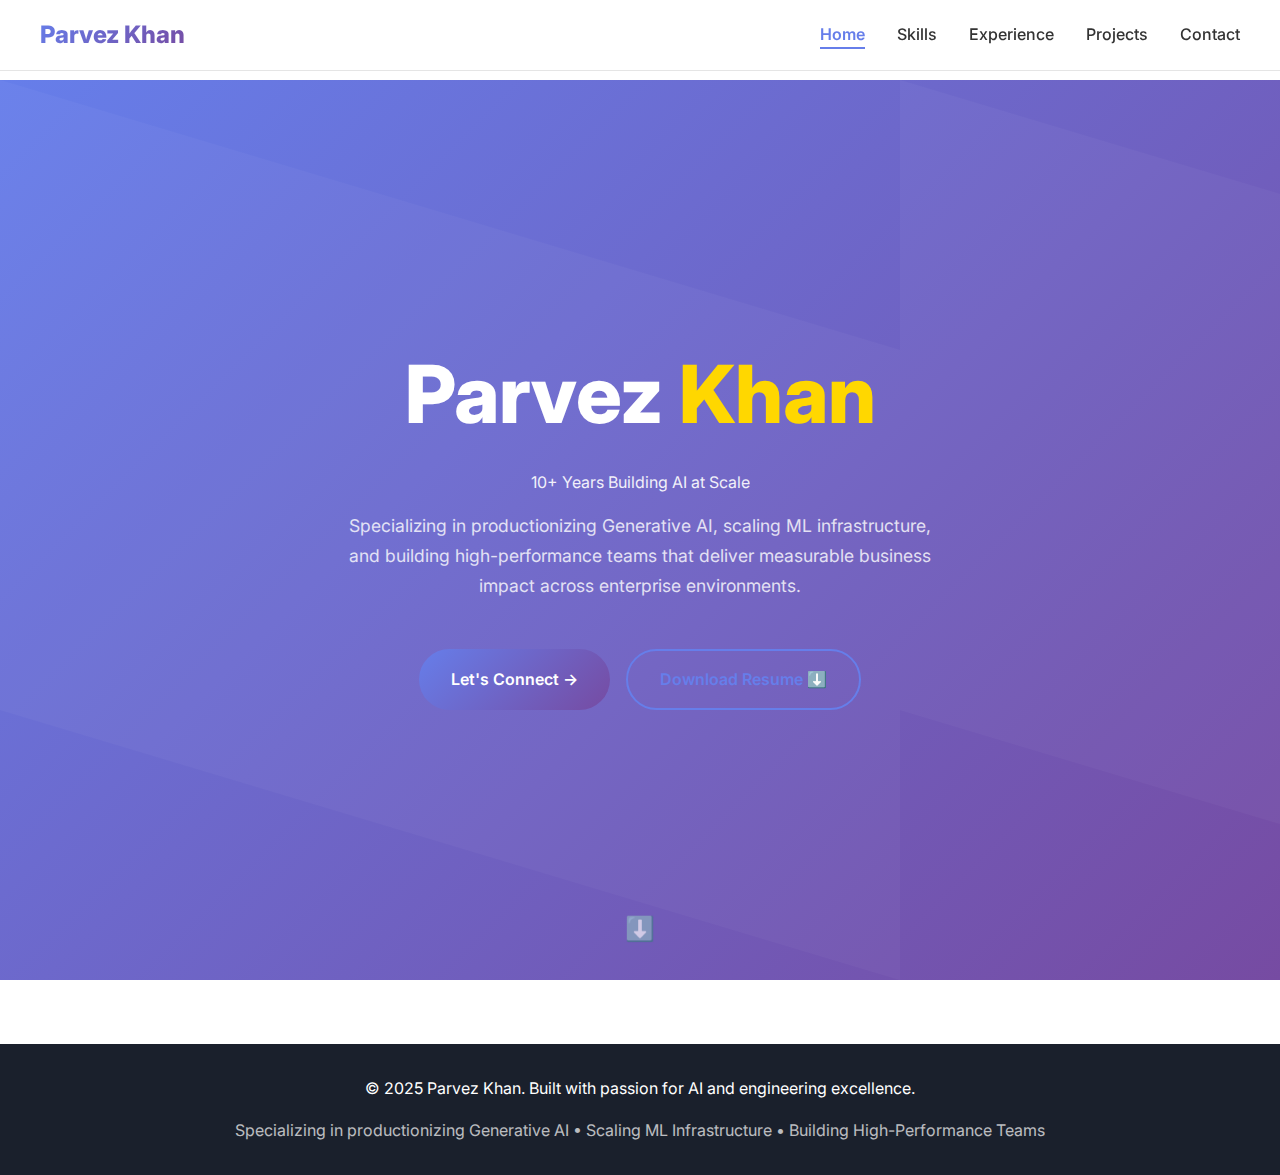
<file: index.html>
<!DOCTYPE html>
<html lang="en">
<head>
    <meta charset="UTF-8">
    <meta name="viewport" content="width=device-width, initial-scale=1.0">
    <title>Parvez Khan - Engineering Manager Machine Learning</title>
    <link rel="stylesheet" href="css/styles.css">
    <style>
        /* Hero-specific styles */
        .hero {
            min-height: 100vh;
            background: linear-gradient(135deg, #667eea 0%, #764ba2 100%);
            display: flex;
            align-items: center;
            color: white;
            text-align: center;
            position: relative;
            overflow: hidden;
        }

        .hero::before {
            content: '';
            position: absolute;
            top: 0;
            left: 0;
            right: 0;
            bottom: 0;
            background: url('data:image/svg+xml,<svg xmlns="http://www.w3.org/2000/svg" viewBox="0 0 1000 1000"><polygon fill="%23ffffff08" points="0,0 1000,300 1000,1000 0,700"/></svg>');
        }

        .hero-content {
            position: relative;
            z-index: 2;
        }

        .hero h1 {
            font-size: clamp(2.5rem, 8vw, 5rem);
            font-weight: 800;
            margin-bottom: 1rem;
            line-height: 1.1;
        }

        .hero-subtitle {
            font-size: clamp(1.1rem, 3vw, 1.5rem);
            margin-bottom: 2rem;
            opacity: 0.9;
        }

        .hero-description {
            font-size: 1.1rem;
            max-width: 600px;
            margin: 0 auto 3rem;
            opacity: 0.8;
            line-height: 1.7;
        }

        .cta-buttons {
            display: flex;
            gap: 1rem;
            justify-content: center;
            flex-wrap: wrap;
        }

        .scroll-indicator {
            position: absolute;
            bottom: 2rem;
            left: 50%;
            transform: translateX(-50%);
            color: white;
            opacity: 0.7;
            animation: bounce 2s infinite;
            font-size: 1.5rem;
        }

        @keyframes bounce {
            0%, 20%, 50%, 80%, 100% { transform: translateX(-50%) translateY(0); }
            40% { transform: translateX(-50%) translateY(-10px); }
            60% { transform: translateX(-50%) translateY(-5px); }
        }
    </style>
</head>
<body>
    <header class="header">
        <nav class="nav container">
            <a href="index.html" class="logo">Parvez Khan</a>
            <ul class="nav-links">
                <li><a href="index.html" class="active">Home</a></li>
                <li><a href="skills.html">Skills</a></li>
                <li><a href="experience.html">Experience</a></li>
                <li><a href="projects.html">Projects</a></li>
                <li><a href="contact.html">Contact</a></li>
            </ul>
        </nav>
    </header>

    <main class="main-content">
        <section class="hero">
            <div class="container hero-content">
                <h1>Parvez <span style="color: #ffd700;">Khan</span></h1>
                <p class="hero-subtitle">Engineering Manager in Machine Learning</p>
                <p class="hero-subtitle" style="font-size: 1rem; margin-bottom: 1rem;">10+ Years Building AI at Scale</p>
                <p class="hero-description">
                    Specializing in productionizing Generative AI, scaling ML infrastructure, and building
                    high-performance teams that deliver measurable business impact across enterprise environments.
                </p>
                <div class="cta-buttons">
                    <a href="contact.html" class="btn btn-primary">
                        Let's Connect →
                    </a>
                    <a href="/resume.pdf" class="btn btn-outline">
                        Download Resume ⬇️
                    </a>
                </div>
            </div>
            <div class="scroll-indicator">⬇️</div>
        </section>
    </main>

    <footer class="footer">
        <div class="container">
            <p>&copy; 2025 Parvez Khan. Built with passion for AI and engineering excellence.</p>
            <p style="margin-top: 1rem; opacity: 0.7;">Specializing in productionizing Generative AI • Scaling ML Infrastructure • Building High-Performance Teams</p>
        </div>
    </footer>

    <script src="js/main.js"></script>
</body>
</html>
</file>
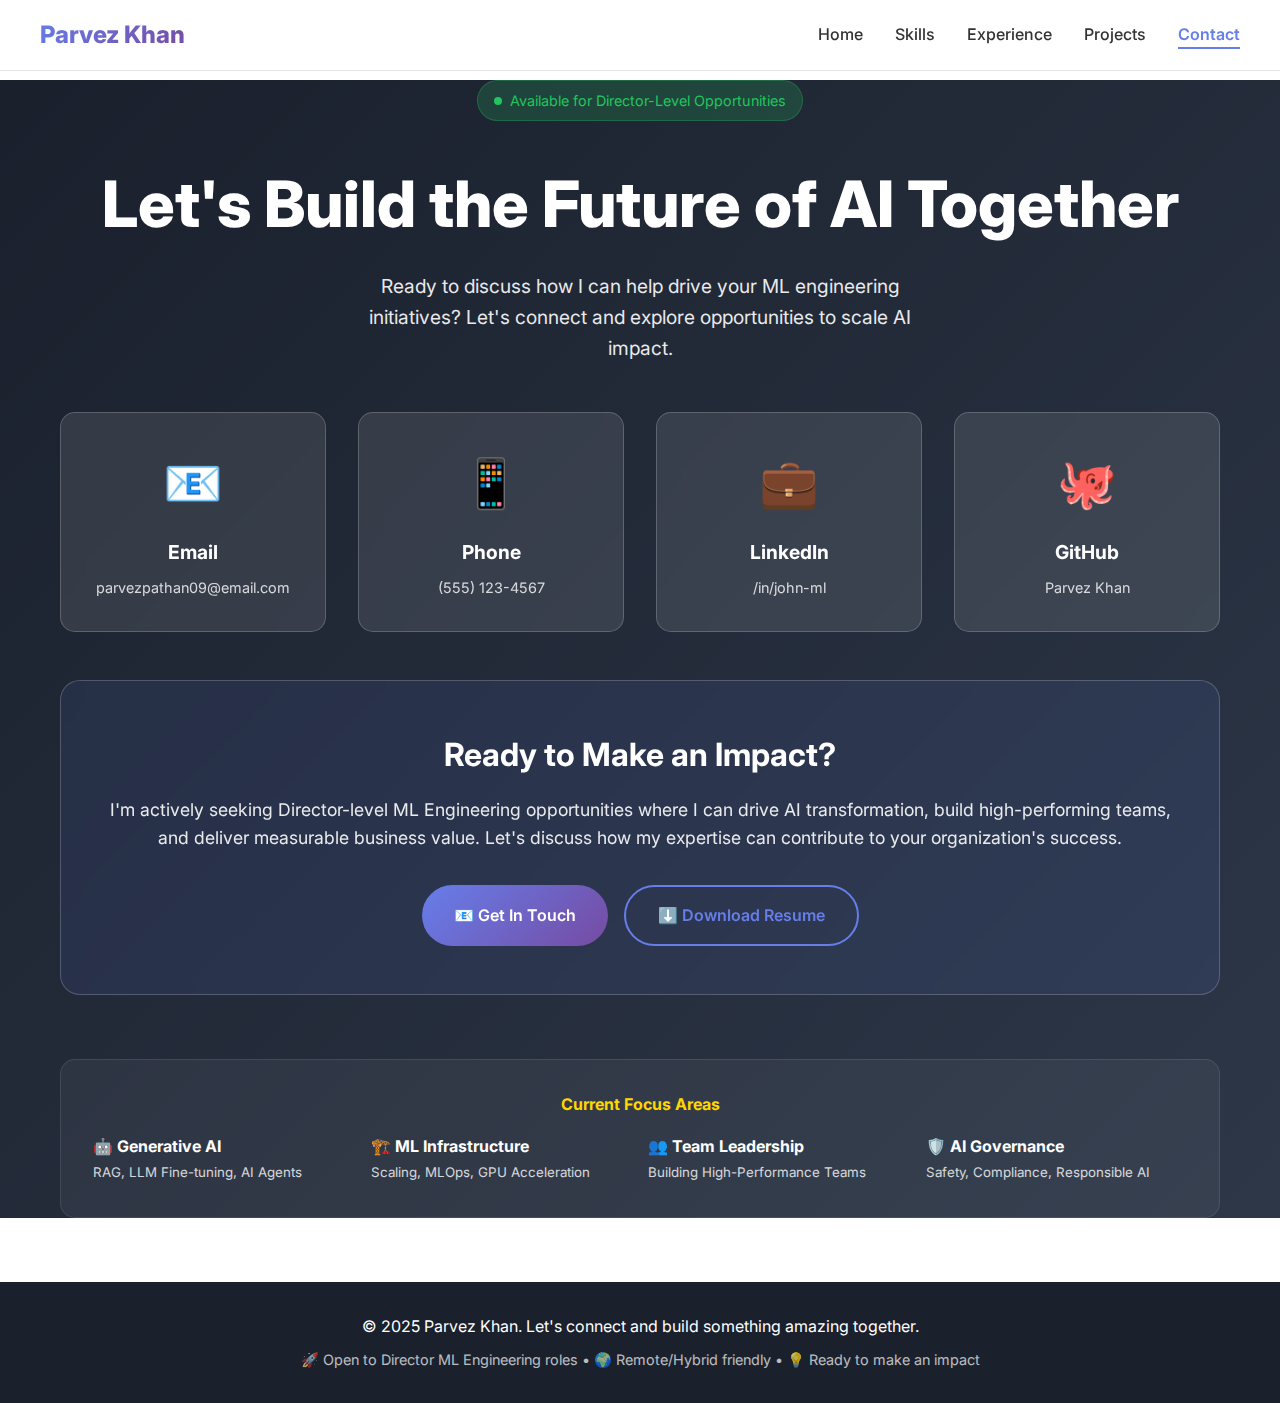
<file: contact.html>
<!DOCTYPE html>
<html lang="en">
<head>
    <meta charset="UTF-8">
    <meta name="viewport" content="width=device-width, initial-scale=1.0">
    <title>Contact - Parvez Khan</title>
    <link rel="stylesheet" href="css/styles.css">
    <style>
        .contact-grid {
            display: grid;
            grid-template-columns: repeat(auto-fit, minmax(250px, 1fr));
            gap: 2rem;
            margin: 2rem 0 3rem;
        }

        .contact-card {
            background: rgba(255, 255, 255, 0.1);
            backdrop-filter: blur(10px);
            padding: 2rem;
            border-radius: 15px;
            transition: all 0.3s ease;
            text-decoration: none;
            color: white;
            text-align: center;
            border: 1px solid rgba(255, 255, 255, 0.2);
        }

        .contact-card:hover {
            background: rgba(255, 255, 255, 0.15);
            transform: translateY(-5px);
            color: white;
            box-shadow: 0 10px 30px rgba(0, 0, 0, 0.2);
        }

        .contact-icon {
            font-size: 3rem;
            margin-bottom: 1rem;
            color: #ffd700;
        }

        .contact-card h3 {
            font-size: 1.2rem;
            margin-bottom: 0.5rem;
            color: white;
        }

        .contact-card p {
            color: rgba(255, 255, 255, 0.8);
            font-size: 0.9rem;
        }

        .cta-section {
            background: rgba(102, 126, 234, 0.1);
            backdrop-filter: blur(10px);
            padding: 3rem;
            border-radius: 20px;
            margin-top: 3rem;
            text-align: center;
            border: 1px solid rgba(255, 255, 255, 0.2);
        }

        .cta-section h3 {
            font-size: 2rem;
            margin-bottom: 1rem;
            color: white;
        }

        .cta-section p {
            color: rgba(255, 255, 255, 0.9);
            margin-bottom: 2rem;
            font-size: 1.1rem;
            line-height: 1.6;
        }

        .contact-section {
            background: linear-gradient(135deg, #1a202c 0%, #2d3748 100%);
            color: white;
            min-height: 80vh;
            display: flex;
            align-items: center;
        }

        .availability-badge {
            display: inline-flex;
            align-items: center;
            gap: 0.5rem;
            background: rgba(34, 197, 94, 0.2);
            color: #22c55e;
            padding: 0.5rem 1rem;
            border-radius: 25px;
            font-size: 0.9rem;
            margin-bottom: 2rem;
            border: 1px solid rgba(34, 197, 94, 0.3);
        }

        .status-dot {
            width: 8px;
            height: 8px;
            border-radius: 50%;
            background: #22c55e;
            animation: pulse 2s infinite;
        }

        @keyframes pulse {
            0% { opacity: 1; }
            50% { opacity: 0.5; }
            100% { opacity: 1; }
        }

        @media (max-width: 768px) {
            .contact-grid {
                grid-template-columns: 1fr;
            }

            .cta-section {
                padding: 2rem;
            }
        }
    </style>
</head>
<body>
    <header class="header">
        <nav class="nav container">
            <a href="index.html" class="logo">Parvez Khan</a>
            <ul class="nav-links">
                <li><a href="index.html">Home</a></li>
                <li><a href="skills.html">Skills</a></li>
                <li><a href="experience.html">Experience</a></li>
                <li><a href="projects.html">Projects</a></li>
                <li><a href="contact.html" class="active">Contact</a></li>
            </ul>
        </nav>
    </header>

    <main class="main-content">
        <section class="contact-section">
            <div class="container" style="text-align: center;">
                <div class="availability-badge">
                    <div class="status-dot"></div>
                    Available for Director-Level Opportunities
                </div>

                <h1 style="font-size: clamp(2.5rem, 5vw, 4rem); font-weight: 800; margin-bottom: 1rem;">
                    Let's Build the Future of AI Together
                </h1>

                <p style="font-size: 1.2rem; margin-bottom: 3rem; opacity: 0.9; max-width: 600px; margin-left: auto; margin-right: auto;">
                    Ready to discuss how I can help drive your ML engineering initiatives?
                    Let's connect and explore opportunities to scale AI impact.
                </p>

                <div class="contact-grid">
                    <a href="mailto:parvezpathan09@email.com" class="contact-card fade-in">
                        <div class="contact-icon">📧</div>
                        <h3>Email</h3>
                        <p>parvezpathan09@email.com</p>
                    </a>

                    <a href="tel:+15551234567" class="contact-card fade-in">
                        <div class="contact-icon">📱</div>
                        <h3>Phone</h3>
                        <p>(555) 123-4567</p>
                    </a>

                    <a href="https://linkedin.com/in/john-ml" class="contact-card fade-in" target="_blank" rel="noopener">
                        <div class="contact-icon">💼</div>
                        <h3>LinkedIn</h3>
                        <p>/in/john-ml</p>
                    </a>

                    <a href="https://github.com/john-ml" class="contact-card fade-in" target="_blank" rel="noopener">
                        <div class="contact-icon">🐙</div>
                        <h3>GitHub</h3>
                        <p>Parvez Khan</p>
                    </a>
                </div>

                <div class="cta-section fade-in">
                    <h3>Ready to Make an Impact?</h3>
                    <p>
                        I'm actively seeking Director-level ML Engineering opportunities where I can drive
                        AI transformation, build high-performing teams, and deliver measurable business value.
                        Let's discuss how my expertise can contribute to your organization's success.
                    </p>
                    <div style="display: flex; gap: 1rem; justify-content: center; flex-wrap: wrap;">
                        <a href="mailto:parvezpathan09@email.com" class="btn btn-primary">
                            📧 Get In Touch
                        </a>
                        <a href="/resume.pdf" class="btn btn-outline">
                            ⬇️ Download Resume
                        </a>
                    </div>
                </div>

                <div style="margin-top: 4rem; padding: 2rem; background: rgba(255, 255, 255, 0.05); border-radius: 15px; border: 1px solid rgba(255, 255, 255, 0.1);">
                    <h4 style="color: #ffd700; margin-bottom: 1rem;">Current Focus Areas</h4>
                    <div style="display: grid; grid-template-columns: repeat(auto-fit, minmax(200px, 1fr)); gap: 1rem; text-align: left;">
                        <div>
                            <strong>🤖 Generative AI</strong><br>
                            <small style="opacity: 0.8;">RAG, LLM Fine-tuning, AI Agents</small>
                        </div>
                        <div>
                            <strong>🏗️ ML Infrastructure</strong><br>
                            <small style="opacity: 0.8;">Scaling, MLOps, GPU Acceleration</small>
                        </div>
                        <div>
                            <strong>👥 Team Leadership</strong><br>
                            <small style="opacity: 0.8;">Building High-Performance Teams</small>
                        </div>
                        <div>
                            <strong>🛡️ AI Governance</strong><br>
                            <small style="opacity: 0.8;">Safety, Compliance, Responsible AI</small>
                        </div>
                    </div>
                </div>
            </div>
        </section>
    </main>

    <footer class="footer">
        <div class="container">
            <p>&copy; 2025 Parvez Khan. Let's connect and build something amazing together.</p>
            <p style="margin-top: 0.5rem; opacity: 0.7; font-size: 0.9rem;">
                🚀 Open to Director ML Engineering roles • 🌍 Remote/Hybrid friendly • 💡 Ready to make an impact
            </p>
        </div>
    </footer>

    <script src="js/main.js"></script>
</body>
</html>
</file>
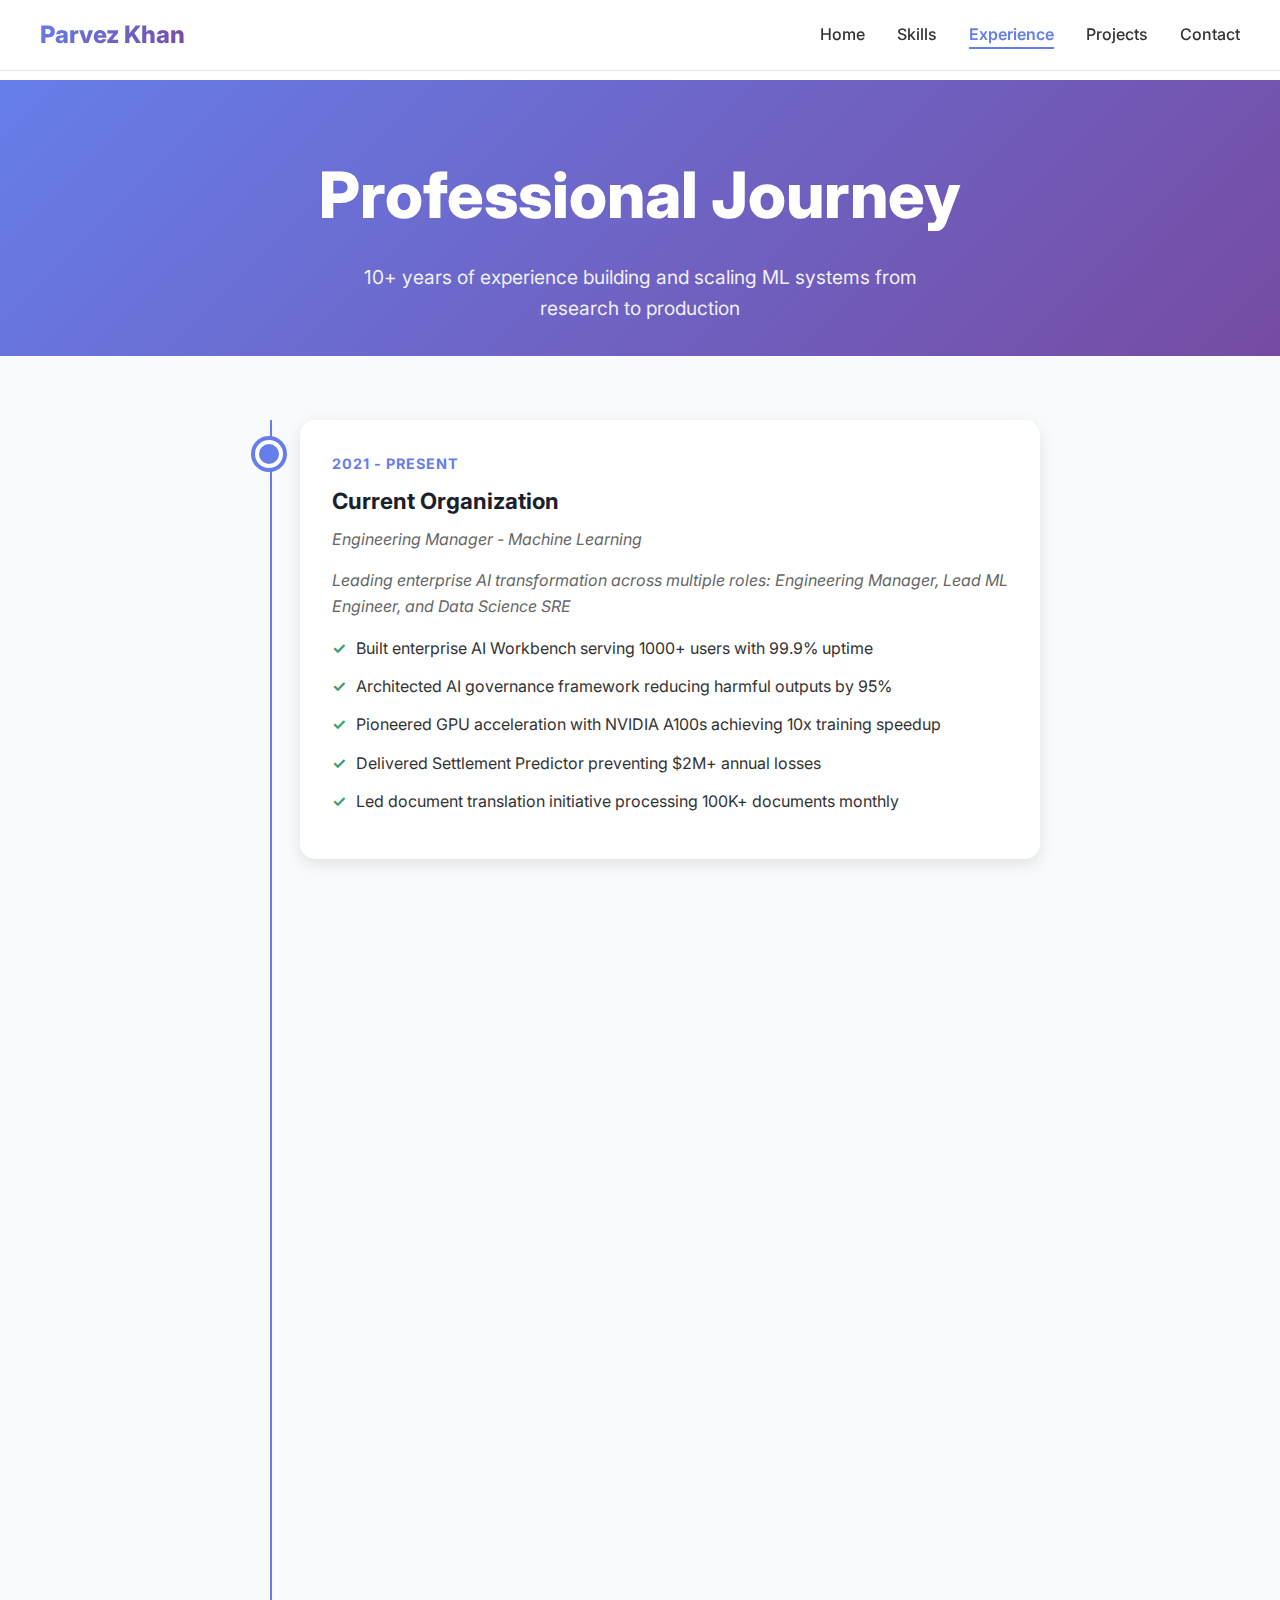
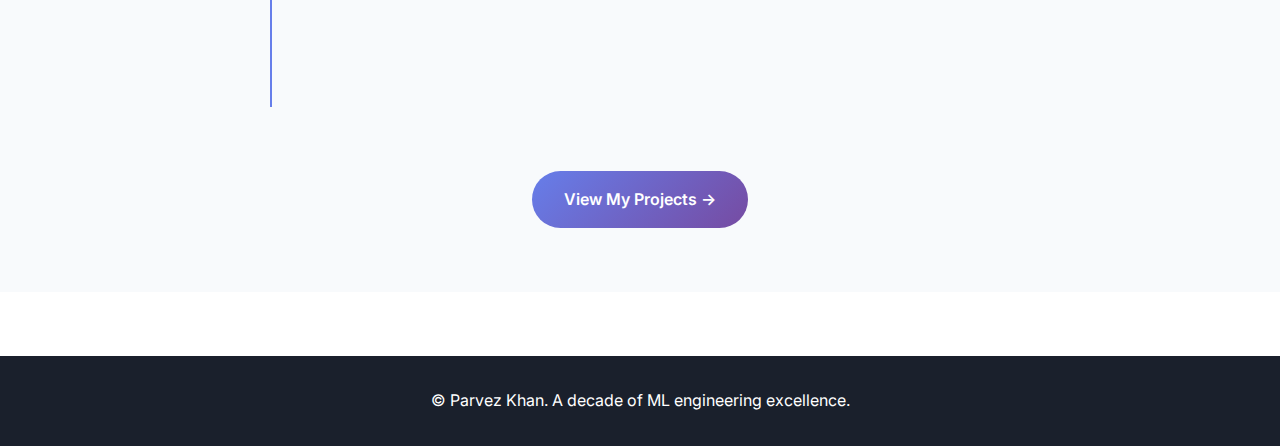
<file: experience.html>
<!DOCTYPE html>
<html lang="en">
<head>
    <meta charset="UTF-8">
    <meta name="viewport" content="width=device-width, initial-scale=1.0">
    <title>Experience - Parvez Khan</title>
    <link rel="stylesheet" href="css/styles.css">
    <style>
        .timeline {
            max-width: 800px;
            margin: 0 auto;
            position: relative;
        }

        .timeline::before {
            content: '';
            position: absolute;
            left: 30px;
            top: 0;
            bottom: 0;
            width: 2px;
            background: #667eea;
        }

        .timeline-item {
            position: relative;
            margin-bottom: 3rem;
            margin-left: 60px;
        }

        .timeline-item::before {
            content: '';
            position: absolute;
            left: -45px;
            top: 20px;
            width: 20px;
            height: 20px;
            border-radius: 50%;
            background: #667eea;
            border: 4px solid white;
            box-shadow: 0 0 0 4px #667eea;
        }

        .timeline-card {
            background: white;
            padding: 2rem;
            border-radius: 15px;
            box-shadow: 0 5px 15px rgba(0, 0, 0, 0.1);
            transition: all 0.3s ease;
        }

        .timeline-card:hover {
            transform: translateY(-3px);
            box-shadow: 0 15px 30px rgba(0, 0, 0, 0.15);
        }

        .timeline-date {
            color: #667eea;
            font-weight: 700;
            font-size: 0.9rem;
            text-transform: uppercase;
            letter-spacing: 1px;
        }

        .timeline-company {
            font-size: 1.4rem;
            font-weight: 700;
            color: #1a202c;
            margin: 0.5rem 0;
        }

        .timeline-role {
            color: #666;
            font-style: italic;
            margin-bottom: 1rem;
        }

        .achievements {
            list-style: none;
        }

        .achievements li {
            margin-bottom: 0.8rem;
            padding-left: 1.5rem;
            position: relative;
        }

        .achievements li::before {
            content: '✓';
            position: absolute;
            left: 0;
            color: #38a169;
            font-weight: bold;
        }

        @media (max-width: 768px) {
            .timeline {
                margin-left: 0;
            }

            .timeline::before {
                left: 15px;
            }

            .timeline-item {
                margin-left: 45px;
            }

            .timeline-item::before {
                left: -30px;
            }
        }
    </style>
</head>
<body>
    <header class="header">
        <nav class="nav container">
            <a href="index.html" class="logo">Parvez Khan</a>
            <ul class="nav-links">
                <li><a href="index.html">Home</a></li>
                <li><a href="skills.html">Skills</a></li>
                <li><a href="experience.html" class="active">Experience</a></li>
                <li><a href="projects.html">Projects</a></li>
                <li><a href="contact.html">Contact</a></li>
            </ul>
        </nav>
    </header>

    <main class="main-content">
        <div class="page-header">
            <div class="container">
                <h1 class="page-title">Professional Journey</h1>
                <p class="page-subtitle">
                    10+ years of experience building and scaling ML systems from research to production
                </p>
            </div>
        </div>

        <section class="section">
            <div class="container">
                <div class="timeline">
                    <div class="timeline-item fade-in">
                        <div class="timeline-card">
                            <div class="timeline-date">2021 - Present</div>
                            <div class="timeline-company">Current Organization</div>
                            <div class="timeline-role">Engineering Manager - Machine Learning</div>
                            <p style="font-style: italic; margin-bottom: 1rem; color: #666;">
                                Leading enterprise AI transformation across multiple roles: Engineering Manager, Lead ML Engineer, and Data Science SRE
                            </p>
                            <ul class="achievements">
                                <li>Built enterprise AI Workbench serving 1000+ users with 99.9% uptime</li>
                                <li>Architected AI governance framework reducing harmful outputs by 95%</li>
                                <li>Pioneered GPU acceleration with NVIDIA A100s achieving 10x training speedup</li>
                                <li>Delivered Settlement Predictor preventing $2M+ annual losses</li>
                                <li>Led document translation initiative processing 100K+ documents monthly</li>
                            </ul>
                        </div>
                    </div>

                    <div class="timeline-item fade-in">
                        <div class="timeline-card">
                            <div class="timeline-date">2018 - 2021</div>
                            <div class="timeline-company">Previous Organization</div>
                            <div class="timeline-role">Senior ML Engineer</div>
                            <p style="font-style: italic; margin-bottom: 1rem; color: #666;">
                                Delivered innovative NLP solutions for healthcare and manufacturing domains
                            </p>
                            <ul class="achievements">
                                <li>Engineered HIPAA-compliant EMR de-identification system with >96% accuracy</li>
                                <li>Developed automatic order interpretation for metal industry with 94% accuracy</li>
                                <li>Pioneered hybrid ML approaches combining rule-based and deep learning models</li>
                                <li>Reduced manual quote generation time by 80% through AI automation</li>
                            </ul>
                        </div>
                    </div>

                    <div class="timeline-item fade-in">
                        <div class="timeline-card">
                            <div class="timeline-date">2015 - 2018</div>
                            <div class="timeline-company">Early Career</div>
                            <div class="timeline-role">ML Engineer & Data Scientist</div>
                            <p style="font-style: italic; margin-bottom: 1rem; color: #666;">
                                Built foundation in machine learning, NLP, and data science across various projects
                            </p>
                            <ul class="achievements">
                                <li>Developed expertise in Python, ML frameworks, and cloud technologies</li>
                                <li>Worked on classification, regression, and clustering problems</li>
                                <li>Gained experience in data engineering and model deployment</li>
                                <li>Built portfolio of successful ML applications across industries</li>
                            </ul>
                        </div>
                    </div>
                </div>

                <div style="text-align: center; margin-top: 4rem;">
                    <a href="projects.html" class="btn btn-primary">
                        View My Projects →
                    </a>
                </div>
            </div>
        </section>
    </main>

    <footer class="footer">
        <div class="container">
            <p>&copy; Parvez Khan. A decade of ML engineering excellence.</p>
        </div>
    </footer>

    <script src="js/main.js"></script>
</body>
</html>
</file>
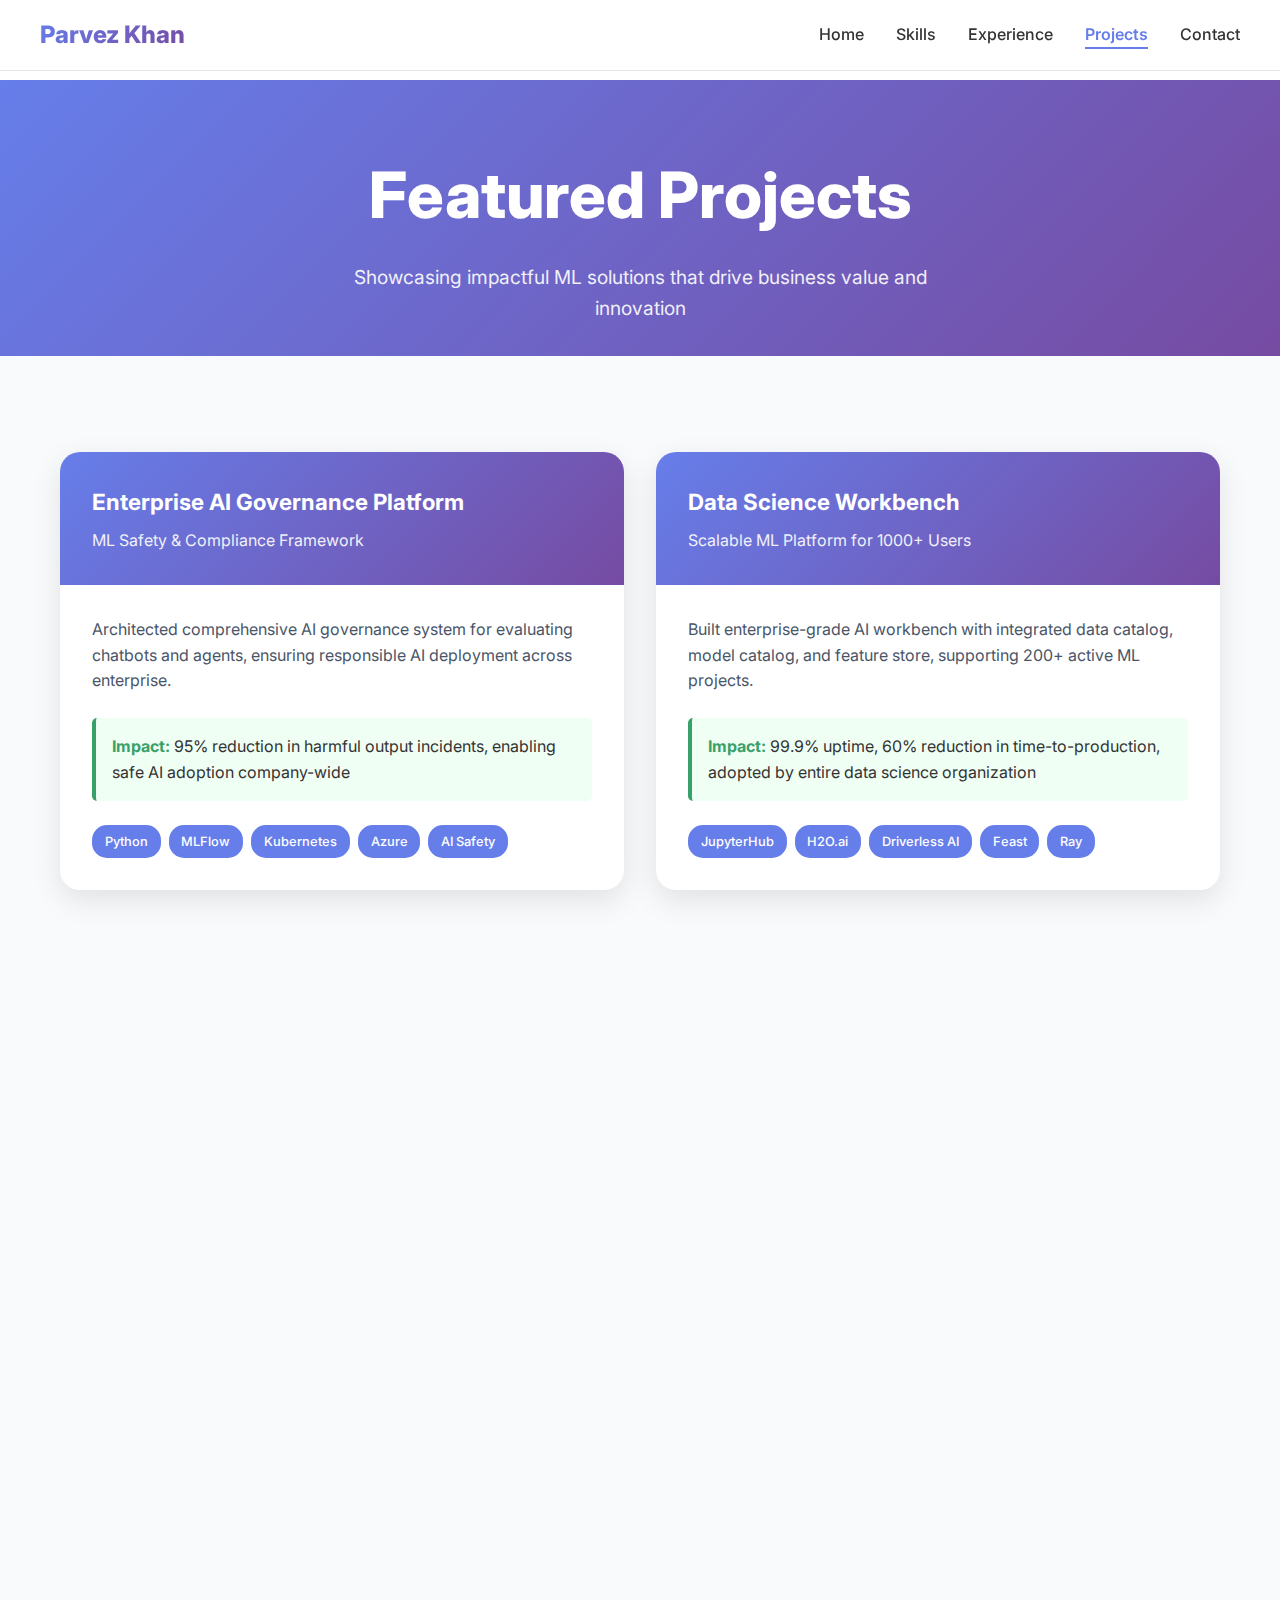
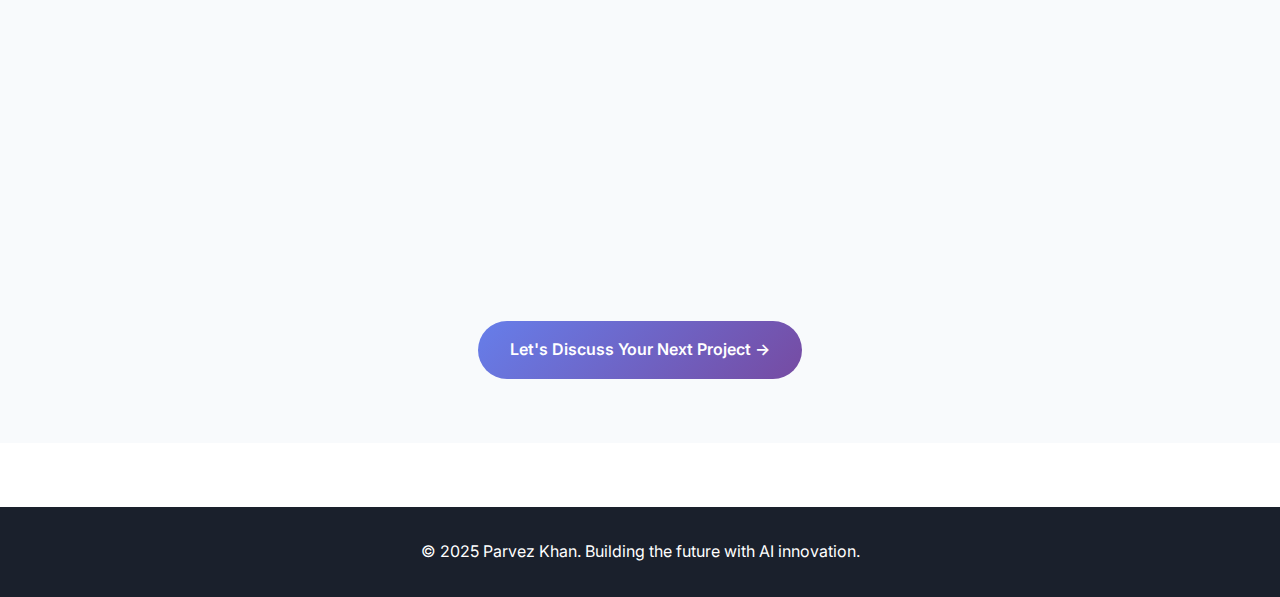
<file: projects.html>
<!DOCTYPE html>
<html lang="en">
<head>
    <meta charset="UTF-8">
    <meta name="viewport" content="width=device-width, initial-scale=1.0">
    <title>Projects - Parvez Khan</title>
    <link rel="stylesheet" href="css/styles.css">
    <style>
        .projects-grid {
            display: grid;
            grid-template-columns: repeat(auto-fit, minmax(380px, 1fr));
            gap: 2rem;
            margin-top: 2rem;
        }

        .project-card {
            background: white;
            border-radius: 20px;
            overflow: hidden;
            box-shadow: 0 10px 30px rgba(0, 0, 0, 0.1);
            transition: all 0.3s ease;
        }

        .project-card:hover {
            transform: translateY(-8px);
            box-shadow: 0 25px 50px rgba(0, 0, 0, 0.2);
        }

        .project-header {
            background: linear-gradient(135deg, #667eea, #764ba2);
            color: white;
            padding: 2rem;
        }

        .project-header h3 {
            font-size: 1.4rem;
            font-weight: 700;
            margin-bottom: 0.5rem;
        }

        .project-subtitle {
            opacity: 0.9;
            font-size: 1rem;
        }

        .project-body {
            padding: 2rem;
        }

        .project-description {
            color: #4a5568;
            margin-bottom: 1.5rem;
            line-height: 1.6;
        }

        .project-impact {
            background: #f0fff4;
            border-left: 4px solid #38a169;
            padding: 1rem;
            margin: 1rem 0;
            border-radius: 5px;
        }

        .project-impact strong {
            color: #38a169;
        }

        .project-tech {
            display: flex;
            flex-wrap: wrap;
            gap: 0.5rem;
            margin-top: 1.5rem;
        }

        .tech-tag {
            background: #667eea;
            color: white;
            padding: 0.4rem 0.8rem;
            border-radius: 15px;
            font-size: 0.8rem;
            font-weight: 500;
        }

        @media (max-width: 768px) {
            .projects-grid {
                grid-template-columns: 1fr;
            }
        }
    </style>
</head>
<body>
    <header class="header">
        <nav class="nav container">
            <a href="index.html" class="logo">Parvez Khan</a>
            <ul class="nav-links">
                <li><a href="index.html">Home</a></li>
                <li><a href="skills.html">Skills</a></li>
                <li><a href="experience.html">Experience</a></li>
                <li><a href="projects.html" class="active">Projects</a></li>
                <li><a href="contact.html">Contact</a></li>
            </ul>
        </nav>
    </header>

    <main class="main-content">
        <div class="page-header">
            <div class="container">
                <h1 class="page-title">Featured Projects</h1>
                <p class="page-subtitle">
                    Showcasing impactful ML solutions that drive business value and innovation
                </p>
            </div>
        </div>

        <section class="section">
            <div class="container">
                <div class="projects-grid">
                    <div class="project-card fade-in">
                        <div class="project-header">
                            <h3>Enterprise AI Governance Platform</h3>
                            <p class="project-subtitle">ML Safety & Compliance Framework</p>
                        </div>
                        <div class="project-body">
                            <p class="project-description">
                                Architected comprehensive AI governance system for evaluating chatbots and agents,
                                ensuring responsible AI deployment across enterprise.
                            </p>
                            <div class="project-impact">
                                <strong>Impact:</strong> 95% reduction in harmful output incidents, enabling safe AI adoption company-wide
                            </div>
                            <div class="project-tech">
                                <span class="tech-tag">Python</span>
                                <span class="tech-tag">MLFlow</span>
                                <span class="tech-tag">Kubernetes</span>
                                <span class="tech-tag">Azure</span>
                                <span class="tech-tag">AI Safety</span>
                            </div>
                        </div>
                    </div>

                    <div class="project-card fade-in">
                        <div class="project-header">
                            <h3>Data Science Workbench</h3>
                            <p class="project-subtitle">Scalable ML Platform for 1000+ Users</p>
                        </div>
                        <div class="project-body">
                            <p class="project-description">
                                Built enterprise-grade AI workbench with integrated data catalog, model catalog,
                                and feature store, supporting 200+ active ML projects.
                            </p>
                            <div class="project-impact">
                                <strong>Impact:</strong> 99.9% uptime, 60% reduction in time-to-production,
                                adopted by entire data science organization
                            </div>
                            <div class="project-tech">
                                <span class="tech-tag">JupyterHub</span>
                                <span class="tech-tag">H2O.ai</span>
                                <span class="tech-tag">Driverless AI</span>
                                <span class="tech-tag">Feast</span>
                                <span class="tech-tag">Ray</span>
                            </div>
                        </div>
                    </div>

                    <div class="project-card fade-in">
                        <div class="project-header">
                            <h3>Settlement Predictor System</h3>
                            <p class="project-subtitle">Cross-Border Currency Optimization</p>
                        </div>
                        <div class="project-body">
                            <p class="project-description">
                                Built ML-powered currency demand prediction system for cross-border transactions,
                                optimizing inventory management and reducing foreign exchange losses.
                            </p>
                            <div class="project-impact">
                                <strong>Impact:</strong> $2M+ annual loss prevention through accurate demand forecasting
                                and automated currency purchasing decisions
                            </div>
                            <div class="project-tech">
                                <span class="tech-tag">Python</span>
                                <span class="tech-tag">H2O.ai</span>
                                <span class="tech-tag">PySpark</span>
                                <span class="tech-tag">Azure</span>
                                <span class="tech-tag">Time Series</span>
                            </div>
                        </div>
                    </div>

                    <div class="project-card fade-in">
                        <div class="project-header">
                            <h3>Document Translation Platform</h3>
                            <p class="project-subtitle">Generative AI for Payment Domain</p>
                        </div>
                        <div class="project-body">
                            <p class="project-description">
                                Leading development of multi-language document translation service using RAG architecture
                                and fine-tuned LLMs for financial terminology accuracy.
                            </p>
                            <div class="project-impact">
                                <strong>Impact:</strong> 100K+ documents processed monthly with 95% accuracy improvement
                                over legacy translation systems
                            </div>
                            <div class="project-tech">
                                <span class="tech-tag">LangChain</span>
                                <span class="tech-tag">RAG</span>
                                <span class="tech-tag">Vector DB</span>
                                <span class="tech-tag">OpenAI</span>
                                <span class="tech-tag">GenAI</span>
                            </div>
                        </div>
                    </div>

                    <div class="project-card fade-in">
                        <div class="project-header">
                            <h3>EMR De-identification System</h3>
                            <p class="project-subtitle">Healthcare AI for HIPAA Compliance</p>
                        </div>
                        <div class="project-body">
                            <p class="project-description">
                                Engineered hybrid AI solution combining pattern matching, deep learning NER models,
                                and knowledge bases to remove PHI from oncology documents.
                            </p>
                            <div class="project-impact">
                                <strong>Impact:</strong> >96% accuracy in PHI removal, enabling secure medical data
                                sharing for research and analytics
                            </div>
                            <div class="project-tech">
                                <span class="tech-tag">Python</span>
                                <span class="tech-tag">SpaCy</span>
                                <span class="tech-tag">TensorFlow</span>
                                <span class="tech-tag">NLP</span>
                                <span class="tech-tag">HIPAA</span>
                            </div>
                        </div>
                    </div>

                    <div class="project-card fade-in">
                        <div class="project-header">
                            <h3>Automatic Order Interpretation</h3>
                            <p class="project-subtitle">Manufacturing AI for Metal Industry</p>
                        </div>
                        <div class="project-body">
                            <p class="project-description">
                                Developed hybrid NER model combining rule-based systems and deep learning to automatically
                                extract order attributes and generate quotes for metal products.
                            </p>
                            <div class="project-impact">
                                <strong>Impact:</strong> 80% reduction in manual quote generation time with 94% accuracy
                                in attribute extraction
                            </div>
                            <div class="project-tech">
                                <span class="tech-tag">Python</span>
                                <span class="tech-tag">NER</span>
                                <span class="tech-tag">Deep Learning</span>
                                <span class="tech-tag">Rule Engine</span>
                                <span class="tech-tag">Manufacturing</span>
                            </div>
                        </div>
                    </div>
                </div>

                <div style="text-align: center; margin-top: 4rem;">
                    <a href="contact.html" class="btn btn-primary">
                        Let's Discuss Your Next Project →
                    </a>
                </div>
            </div>
        </section>
    </main>

    <footer class="footer">
        <div class="container">
            <p>&copy; 2025 Parvez Khan. Building the future with AI innovation.</p>
        </div>
    </footer>

    <script src="js/main.js"></script>
</body>
</html>
</file>
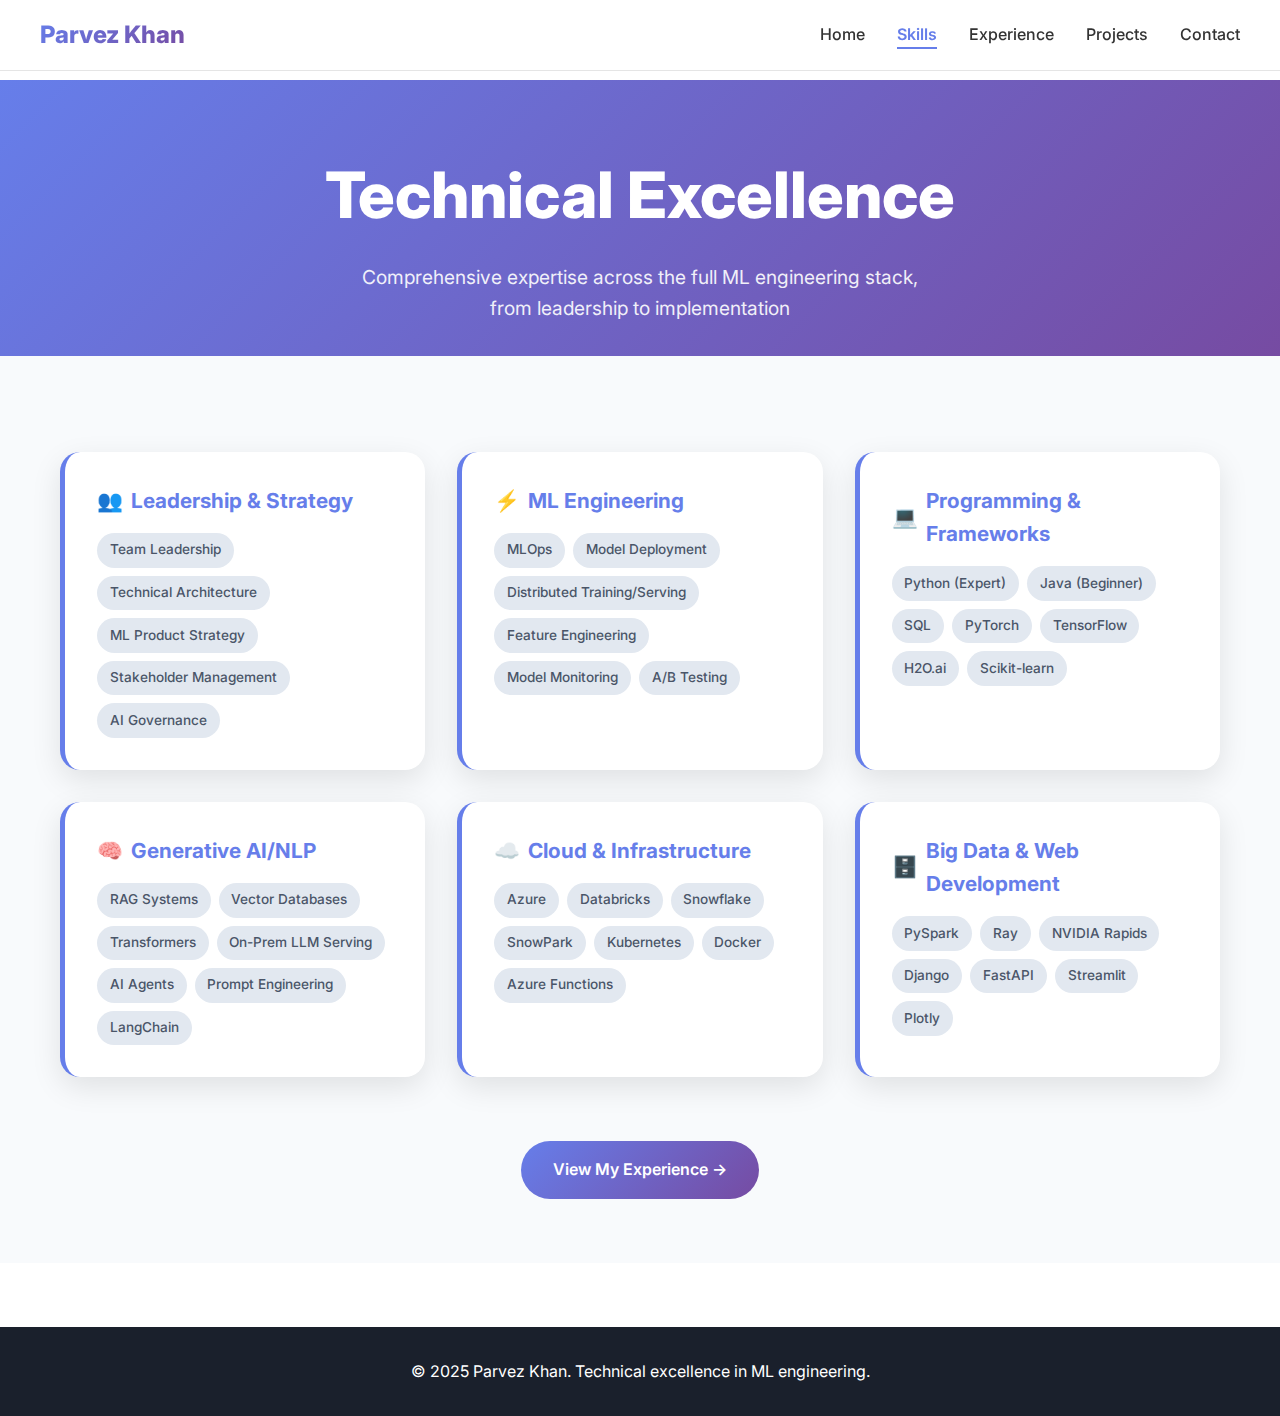
<file: skills.html>
<!DOCTYPE html>
<html lang="en">
<head>
    <meta charset="UTF-8">
    <meta name="viewport" content="width=device-width, initial-scale=1.0">
    <title>Skills - Parvez Khan</title>
    <link rel="stylesheet" href="css/styles.css">
    <style>
        .skills-grid {
            display: grid;
            grid-template-columns: repeat(auto-fit, minmax(350px, 1fr));
            gap: 2rem;
            margin-top: 2rem;
        }

        .skill-card {
            background: white;
            padding: 2rem;
            border-radius: 20px;
            box-shadow: 0 10px 30px rgba(0, 0, 0, 0.1);
            border-left: 5px solid #667eea;
            transition: all 0.3s ease;
        }

        .skill-card:hover {
            transform: translateY(-5px);
            box-shadow: 0 20px 40px rgba(0, 0, 0, 0.15);
        }

        .skill-card h3 {
            color: #667eea;
            font-size: 1.3rem;
            font-weight: 700;
            margin-bottom: 1rem;
            display: flex;
            align-items: center;
        }

        .skill-tags {
            display: flex;
            flex-wrap: wrap;
            gap: 0.5rem;
        }

        .skill-tag {
            background: #e2e8f0;
            color: #4a5568;
            padding: 0.4rem 0.8rem;
            border-radius: 20px;
            font-size: 0.85rem;
            font-weight: 500;
        }
    </style>
</head>
<body>
    <header class="header">
        <nav class="nav container">
            <a href="index.html" class="logo">Parvez Khan</a>
            <ul class="nav-links">
                <li><a href="index.html">Home</a></li>
                <li><a href="skills.html" class="active">Skills</a></li>
                <li><a href="experience.html">Experience</a></li>
                <li><a href="projects.html">Projects</a></li>
                <li><a href="contact.html">Contact</a></li>
            </ul>
        </nav>
    </header>

    <main class="main-content">
        <div class="page-header">
            <div class="container">
                <h1 class="page-title">Technical Excellence</h1>
                <p class="page-subtitle">
                    Comprehensive expertise across the full ML engineering stack, from leadership to implementation
                </p>
            </div>
        </div>

        <section class="section">
            <div class="container">
                <div class="skills-grid">
                    <div class="skill-card fade-in">
                        <h3 class="icon-users">Leadership & Strategy</h3>
                        <div class="skill-tags">
                            <span class="skill-tag">Team Leadership</span>
                            <span class="skill-tag">Technical Architecture</span>
                            <span class="skill-tag">ML Product Strategy</span>
                            <span class="skill-tag">Stakeholder Management</span>
                            <span class="skill-tag">AI Governance</span>
                        </div>
                    </div>

                    <div class="skill-card fade-in">
                        <h3 class="icon-zap">ML Engineering</h3>
                        <div class="skill-tags">
                            <span class="skill-tag">MLOps</span>
                            <span class="skill-tag">Model Deployment</span>
                            <span class="skill-tag">Distributed Training/Serving</span>
                            <span class="skill-tag">Feature Engineering</span>
                            <span class="skill-tag">Model Monitoring</span>
                            <span class="skill-tag">A/B Testing</span>
                        </div>
                    </div>

                    <div class="skill-card fade-in">
                        <h3 class="icon-code">Programming & Frameworks</h3>
                        <div class="skill-tags">
                            <span class="skill-tag">Python (Expert)</span>
                            <span class="skill-tag">Java (Beginner)</span>
                            <span class="skill-tag">SQL</span>
                            <span class="skill-tag">PyTorch</span>
                            <span class="skill-tag">TensorFlow</span>
                            <span class="skill-tag">H2O.ai</span>
                            <span class="skill-tag">Scikit-learn</span>
                        </div>
                    </div>

                    <div class="skill-card fade-in">
                        <h3 class="icon-brain">Generative AI/NLP</h3>
                        <div class="skill-tags">
                            <span class="skill-tag">RAG Systems</span>
                            <span class="skill-tag">Vector Databases</span>
                            <span class="skill-tag">Transformers</span>
                            <span class="skill-tag">On-Prem LLM Serving</span>
                            <span class="skill-tag">AI Agents</span>
                            <span class="skill-tag">Prompt Engineering</span>
                            <span class="skill-tag">LangChain</span>
                        </div>
                    </div>

                    <div class="skill-card fade-in">
                        <h3 class="icon-cloud">Cloud & Infrastructure</h3>
                        <div class="skill-tags">
                            <span class="skill-tag">Azure</span>
                            <span class="skill-tag">Databricks</span>
                            <span class="skill-tag">Snowflake</span>
                            <span class="skill-tag">SnowPark</span>
                            <span class="skill-tag">Kubernetes</span>
                            <span class="skill-tag">Docker</span>
                            <span class="skill-tag">Azure Functions</span>
                        </div>
                    </div>

                    <div class="skill-card fade-in">
                        <h3 class="icon-database">Big Data & Web Development</h3>
                        <div class="skill-tags">
                            <span class="skill-tag">PySpark</span>
                            <span class="skill-tag">Ray</span>
                            <span class="skill-tag">NVIDIA Rapids</span>
                            <span class="skill-tag">Django</span>
                            <span class="skill-tag">FastAPI</span>
                            <span class="skill-tag">Streamlit</span>
                            <span class="skill-tag">Plotly</span>
                        </div>
                    </div>
                </div>

                <div style="text-align: center; margin-top: 4rem;">
                    <a href="experience.html" class="btn btn-primary">
                        View My Experience →
                    </a>
                </div>
            </div>
        </section>
    </main>

    <footer class="footer">
        <div class="container">
            <p>&copy; 2025 Parvez Khan. Technical excellence in ML engineering.</p>
        </div>
    </footer>

    <script src="js/main.js"></script>
</body>
</html>
</file>
<file: css/styles.css>
@import url('https://fonts.googleapis.com/css2?family=Inter:wght@300;400;500;600;700;800&display=swap');

* {
    margin: 0;
    padding: 0;
    box-sizing: border-box;
}

body {
    font-family: 'Inter', sans-serif;
    line-height: 1.6;
    color: #333;
    overflow-x: hidden;
}

.container {
    max-width: 1200px;
    margin: 0 auto;
    padding: 0 20px;
}

/* Header - Same for all pages */
.header {
    position: fixed;
    top: 0;
    width: 100%;
    background: rgba(255, 255, 255, 0.95);
    backdrop-filter: blur(20px);
    border-bottom: 1px solid rgba(0, 0, 0, 0.1);
    z-index: 1000;
    transition: all 0.3s ease;
}

.nav {
    display: flex;
    justify-content: space-between;
    align-items: center;
    padding: 1rem 0;
}

.logo {
    font-size: 1.5rem;
    font-weight: 800;
    background: linear-gradient(135deg, #667eea 0%, #764ba2 100%);
    -webkit-background-clip: text;
    -webkit-text-fill-color: transparent;
    background-clip: text;
    text-decoration: none;
}

.nav-links {
    display: flex;
    list-style: none;
    gap: 2rem;
}

.nav-links a {
    text-decoration: none;
    color: #333;
    font-weight: 500;
    transition: color 0.3s ease;
    position: relative;
}

.nav-links a:hover {
    color: #667eea;
}

.nav-links a.active {
    color: #667eea;
    font-weight: 600;
}

.nav-links a.active::after {
    content: '';
    position: absolute;
    bottom: -5px;
    left: 0;
    width: 100%;
    height: 2px;
    background: #667eea;
}

/* Main content area */
.main-content {
    margin-top: 80px;
    min-height: calc(100vh - 80px);
}

/* Page Headers */
.page-header {
    background: linear-gradient(135deg, #667eea 0%, #764ba2 100%);
    color: white;
    padding: 4rem 0 2rem;
    text-align: center;
}

.page-title {
    font-size: clamp(2.5rem, 5vw, 4rem);
    font-weight: 800;
    margin-bottom: 1rem;
}

.page-subtitle {
    font-size: 1.2rem;
    opacity: 0.9;
    max-width: 600px;
    margin: 0 auto;
}

/* Sections */
.section {
    padding: 4rem 0;
}

.section:nth-child(even) {
    background: #f8fafc;
}

.section-title {
    text-align: center;
    font-size: clamp(2rem, 4vw, 3rem);
    font-weight: 700;
    margin-bottom: 3rem;
    color: #1a202c;
}

/* Cards */
.card {
    background: white;
    border-radius: 20px;
    box-shadow: 0 10px 30px rgba(0, 0, 0, 0.1);
    transition: all 0.3s ease;
    overflow: hidden;
}

.card:hover {
    transform: translateY(-5px);
    box-shadow: 0 20px 40px rgba(0, 0, 0, 0.15);
}

/* Buttons */
.btn {
    padding: 1rem 2rem;
    border-radius: 50px;
    text-decoration: none;
    font-weight: 600;
    transition: all 0.3s ease;
    display: inline-flex;
    align-items: center;
    gap: 0.5rem;
    border: none;
    cursor: pointer;
    font-size: 1rem;
}

.btn-primary {
    background: linear-gradient(135deg, #667eea 0%, #764ba2 100%);
    color: white;
}

.btn-primary:hover {
    transform: translateY(-2px);
    box-shadow: 0 10px 30px rgba(102, 126, 234, 0.3);
}

.btn-outline {
    background: transparent;
    color: #667eea;
    border: 2px solid #667eea;
}

.btn-outline:hover {
    background: #667eea;
    color: white;
    transform: translateY(-2px);
}

/* Footer */
.footer {
    background: #1a202c;
    color: white;
    text-align: center;
    padding: 2rem 0;
    margin-top: 4rem;
}

/* Responsive Design */
@media (max-width: 768px) {
    .nav-links {
        display: none;
    }

    .container {
        padding: 0 15px;
    }
}

/* Animations */
.fade-in {
    opacity: 0;
    transform: translateY(30px);
    transition: all 0.6s ease;
}

.fade-in.visible {
    opacity: 1;
    transform: translateY(0);
}

/* Utility Classes */
.text-center { text-align: center; }
.text-primary { color: #667eea; }
.mb-2 { margin-bottom: 1rem; }
.mb-4 { margin-bottom: 2rem; }
.grid { display: grid; }
.grid-2 { grid-template-columns: repeat(auto-fit, minmax(300px, 1fr)); }
.grid-3 { grid-template-columns: repeat(auto-fit, minmax(350px, 1fr)); }
.gap-2 { gap: 2rem; }

/* Icons using Unicode */
.icon-brain::before { content: "🧠"; margin-right: 0.5rem; }
.icon-cloud::before { content: "☁️"; margin-right: 0.5rem; }
.icon-code::before { content: "💻"; margin-right: 0.5rem; }
.icon-database::before { content: "🗄️"; margin-right: 0.5rem; }
.icon-zap::before { content: "⚡"; margin-right: 0.5rem; }
.icon-users::before { content: "👥"; margin-right: 0.5rem; }
.icon-email::before { content: "📧"; margin-right: 0.5rem; }
.icon-phone::before { content: "📱"; margin-right: 0.5rem; }
.icon-linkedin::before { content: "💼"; margin-right: 0.5rem; }
.icon-github::before { content: "🐙"; margin-right: 0.5rem; }
</file>
